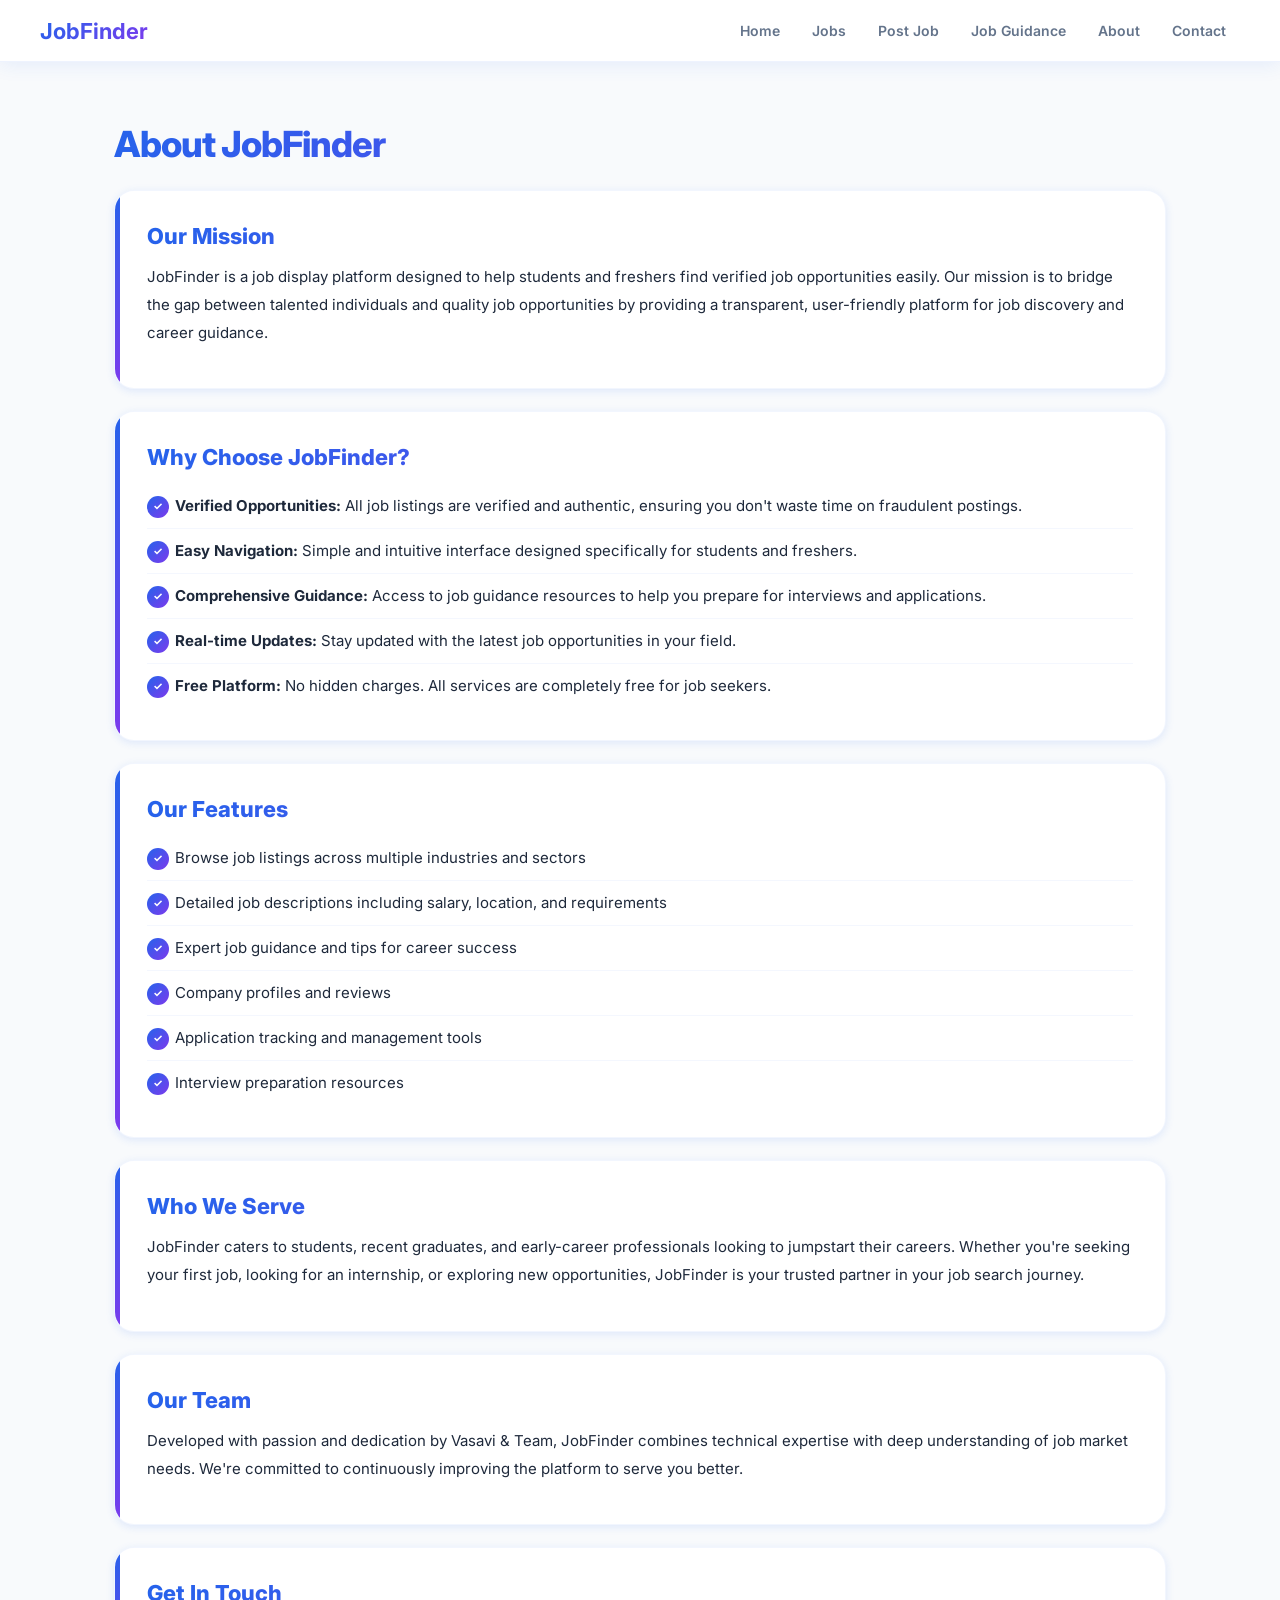
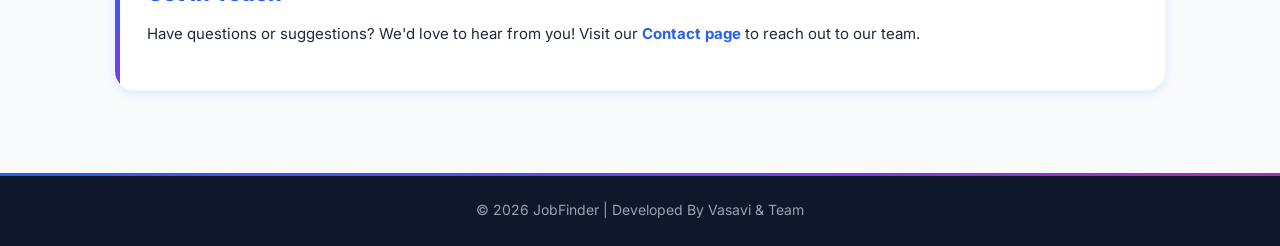
<file: about.html>
<!DOCTYPE html>
<html>
<head>
  <meta name="viewport" content="width=device-width, initial-scale=1.0">
  <title>About</title>
  <link rel="stylesheet" href="css/style.css">
</head>
<body>

<!-- NAVBAR -->
<header class="navbar">
  <h2>JobFinder</h2>                      
  <nav>
    <a href="index.html">Home</a>
    <a href="jobs.html">Jobs</a>
    <a href="admin.html">Post Job</a>
    <a href="guidance.html">Job Guidance</a>
    <a href="about.html">About</a>
    <a href="contact.html">Contact</a>
  </nav>
  
  <button class="hamburger" id="hamburgerBtn" aria-label="Toggle menu">&#9776;</button>
</header>

<div class="container">
  <h1 class="page-title">About JobFinder</h1>
  
  <section class="about-section">
    <h2>Our Mission</h2>
    <p>
      JobFinder is a job display platform designed to help students and freshers
      find verified job opportunities easily. Our mission is to bridge the gap between 
      talented individuals and quality job opportunities by providing a transparent, 
      user-friendly platform for job discovery and career guidance.
    </p>
  </section>

  <section class="about-section">
    <h2>Why Choose JobFinder?</h2>
    <ul>
      <li><strong>Verified Opportunities:</strong> All job listings are verified and authentic, ensuring you don't waste time on fraudulent postings.</li>
      <li><strong>Easy Navigation:</strong> Simple and intuitive interface designed specifically for students and freshers.</li>
      <li><strong>Comprehensive Guidance:</strong> Access to job guidance resources to help you prepare for interviews and applications.</li>
      <li><strong>Real-time Updates:</strong> Stay updated with the latest job opportunities in your field.</li>
      <li><strong>Free Platform:</strong> No hidden charges. All services are completely free for job seekers.</li>
    </ul>
  </section>

  <section class="about-section">
    <h2>Our Features</h2>
    <ul>
      <li>Browse job listings across multiple industries and sectors</li>
      <li>Detailed job descriptions including salary, location, and requirements</li>
      <li>Expert job guidance and tips for career success</li>
      <li>Company profiles and reviews</li>
      <li>Application tracking and management tools</li>
      <li>Interview preparation resources</li>
    </ul>
  </section>

  <section class="about-section">
    <h2>Who We Serve</h2>
    <p>
      JobFinder caters to students, recent graduates, and early-career professionals 
      looking to jumpstart their careers. Whether you're seeking your first job, looking 
      for an internship, or exploring new opportunities, JobFinder is your trusted partner 
      in your job search journey.
    </p>
  </section>

  <section class="about-section">
    <h2>Our Team</h2>
    <p>
      Developed with passion and dedication by Vasavi & Team, JobFinder combines technical 
      expertise with deep understanding of job market needs. We're committed to continuously 
      improving the platform to serve you better.
    </p>
  </section>

  <section class="about-section">
    <h2>Get In Touch</h2>
    <p>
      Have questions or suggestions? We'd love to hear from you! Visit our 
      <a href="contact.html">Contact page</a> to reach out to our team.
    </p>
  </section>
</div>

<div class="footer">© 2026 JobFinder | Developed By Vasavi & Team</div>

<script>
document.getElementById("hamburgerBtn").addEventListener("click", function() {
  var nav = this.closest(".navbar").querySelector("nav");
  nav.classList.toggle("nav-open");
  this.classList.toggle("active");
});
</script>
</body>
</html>
</file>
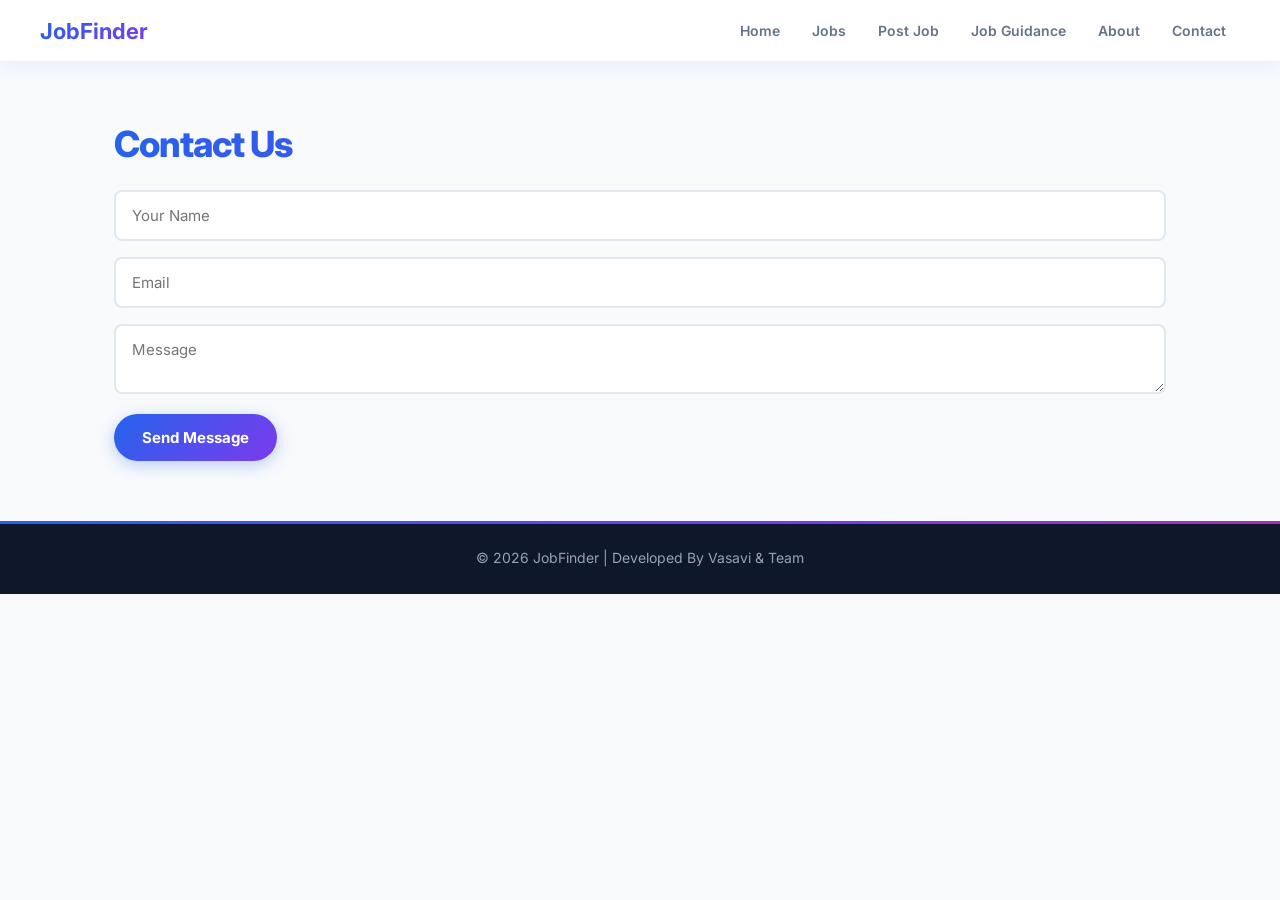
<file: contact.html>
<!DOCTYPE html>
<html>
<head>
  <meta name="viewport" content="width=device-width, initial-scale=1.0">
  <title>Contact</title>
  <link rel="stylesheet" href="css/style.css">
</head>
<body>

<!-- NAVBAR -->
<header class="navbar">
  <h2>JobFinder</h2>                      
  <nav>
    <a href="index.html">Home</a>
    <a href="jobs.html">Jobs</a>
    <a href="admin.html">Post Job</a>
    <a href="guidance.html">Job Guidance</a>
    <a href="about.html">About</a>
    <a href="contact.html">Contact</a>
  </nav>
  
  <button class="hamburger" id="hamburgerBtn" aria-label="Toggle menu">&#9776;</button>
</header>

<div class="container">
  <h1 class="page-title">Contact Us</h1>
  <form>
    <input placeholder="Your Name">
    <input placeholder="Email">
    <textarea placeholder="Message"></textarea>
    <button>Send Message</button>
  </form>
</div>

<div class="footer">© 2026 JobFinder | Developed By Vasavi & Team</div>

<script>
document.getElementById("hamburgerBtn").addEventListener("click", function() {
  var nav = this.closest(".navbar").querySelector("nav");
  nav.classList.toggle("nav-open");
  this.classList.toggle("active");
});
</script>
</body>
</html>
</file>
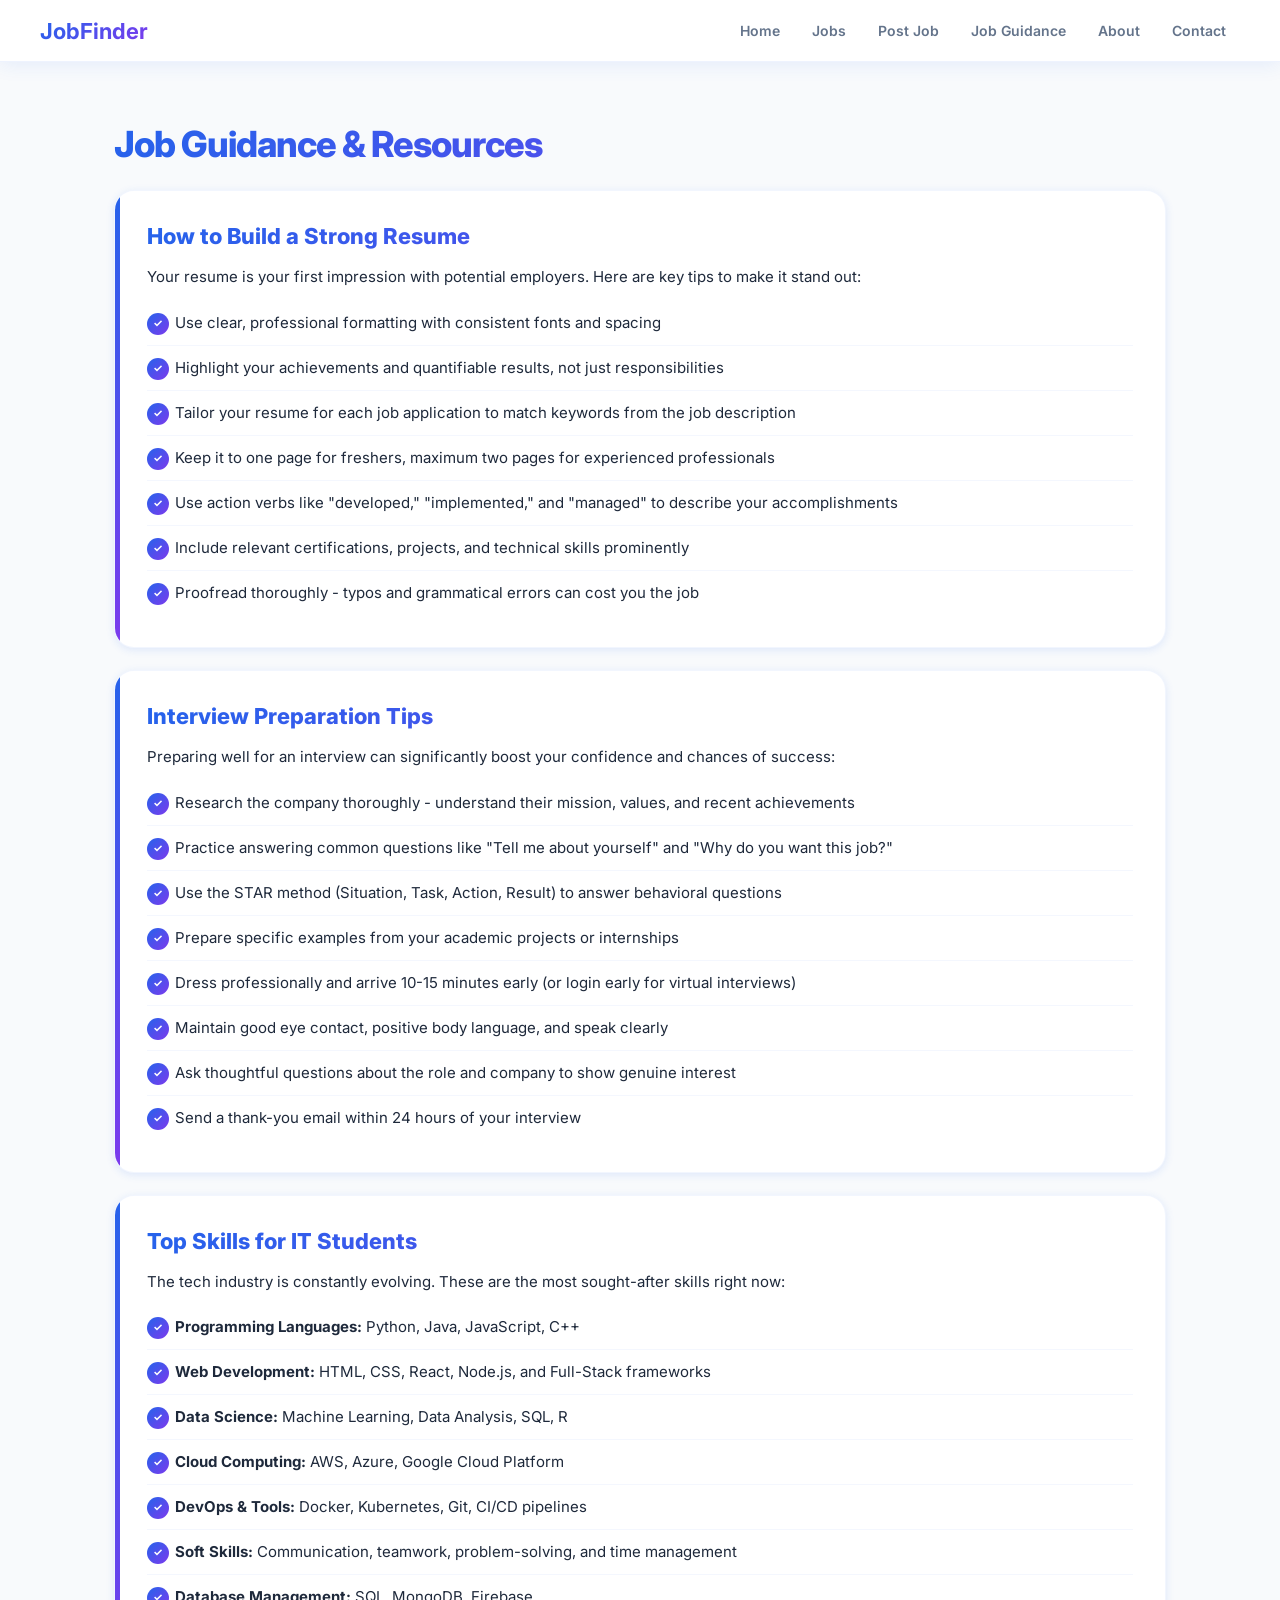
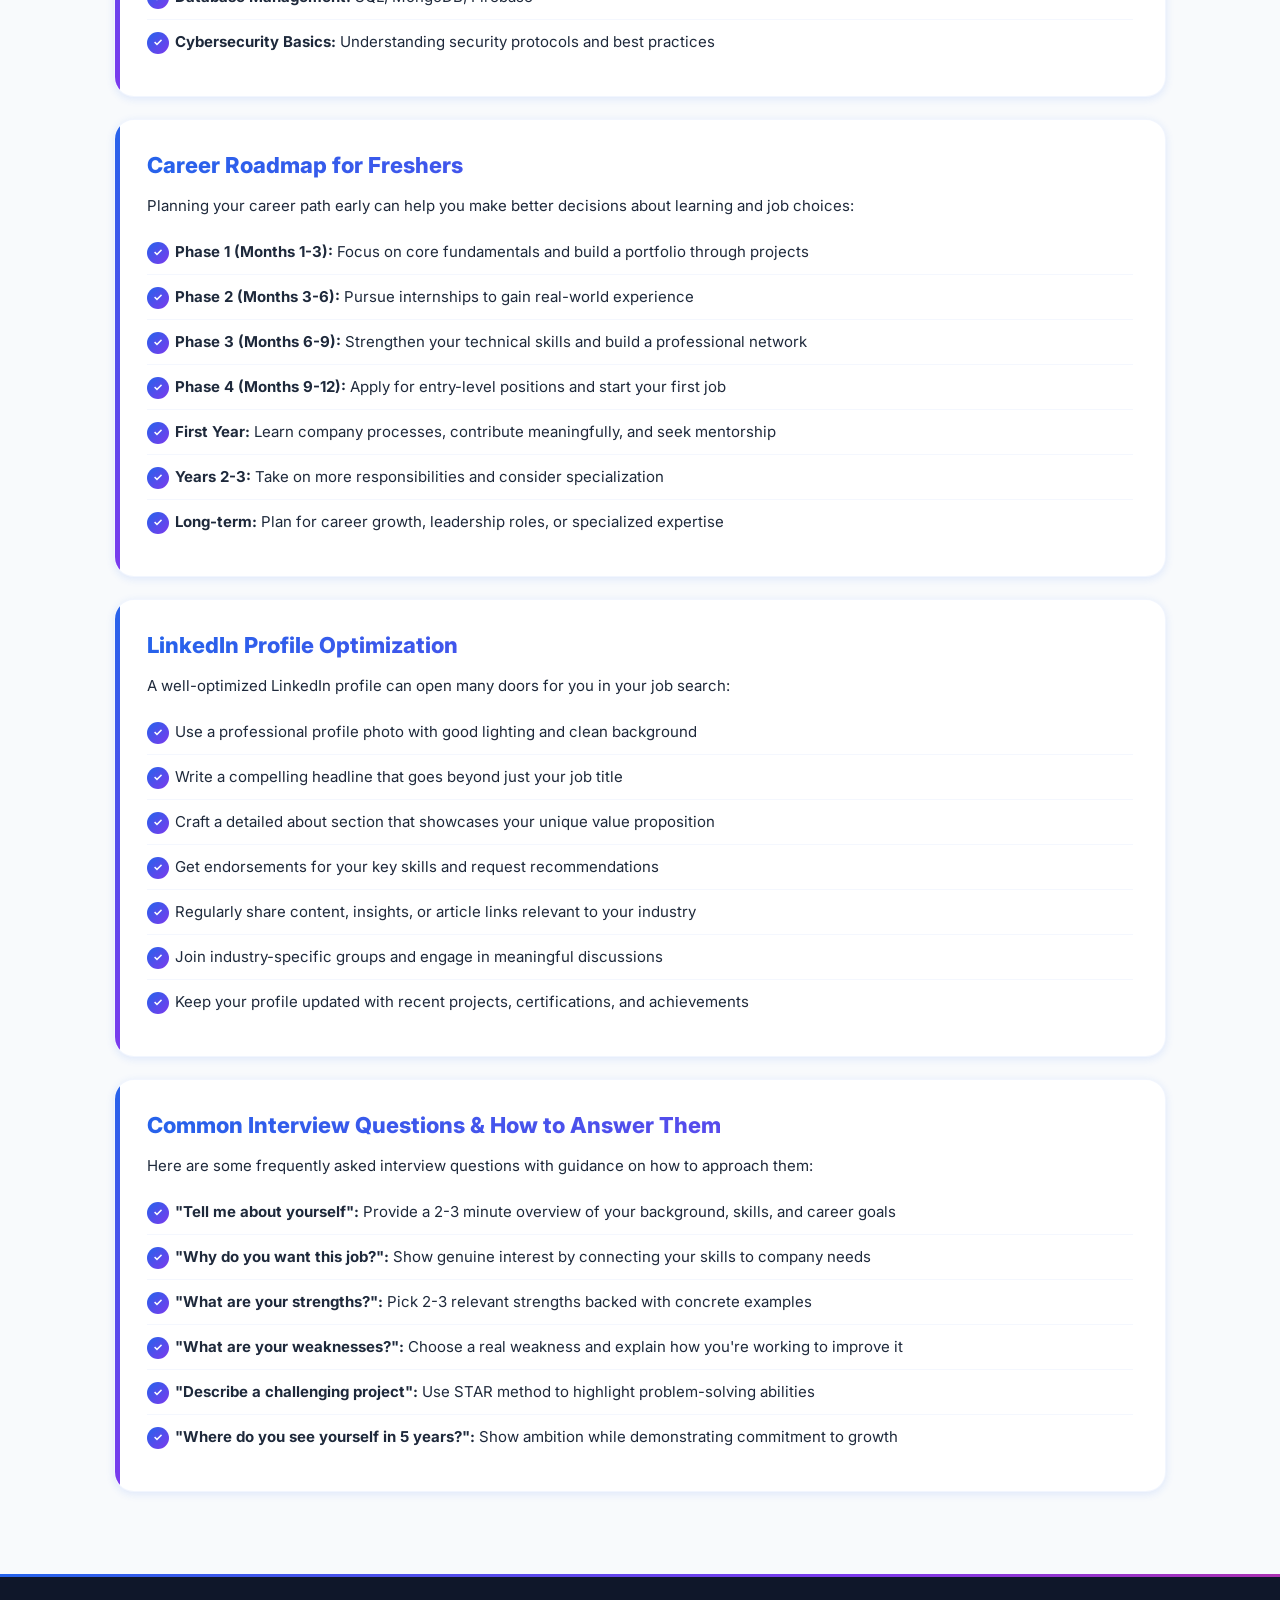
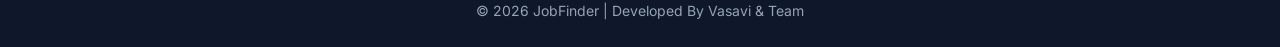
<file: guidance.html>
<!DOCTYPE html>
<html>
<head>
  <meta name="viewport" content="width=device-width, initial-scale=1.0">
  <title>Job Guidance</title>
  <link rel="stylesheet" href="css/style.css">
</head>
<body>

<!-- NAVBAR -->
<header class="navbar">
  <h2>JobFinder</h2>                      
  <nav>
    <a href="index.html">Home</a>
    <a href="jobs.html">Jobs</a>
    <a href="admin.html">Post Job</a>
    <a href="guidance.html">Job Guidance</a>
    <a href="about.html">About</a>
    <a href="contact.html">Contact</a>
  </nav>
  
  <button class="hamburger" id="hamburgerBtn" aria-label="Toggle menu">&#9776;</button>
</header>

<div class="container">
  <h1 class="page-title">Job Guidance & Resources</h1>
  
  <section class="about-section">
    <h2>How to Build a Strong Resume</h2>
    <p>
      Your resume is your first impression with potential employers. Here are key tips to make it stand out:
    </p>
    <ul>
      <li>Use clear, professional formatting with consistent fonts and spacing</li>
      <li>Highlight your achievements and quantifiable results, not just responsibilities</li>
      <li>Tailor your resume for each job application to match keywords from the job description</li>
      <li>Keep it to one page for freshers, maximum two pages for experienced professionals</li>
      <li>Use action verbs like "developed," "implemented," and "managed" to describe your accomplishments</li>
      <li>Include relevant certifications, projects, and technical skills prominently</li>
      <li>Proofread thoroughly - typos and grammatical errors can cost you the job</li>
    </ul>
  </section>

  <section class="about-section">
    <h2>Interview Preparation Tips</h2>
    <p>
      Preparing well for an interview can significantly boost your confidence and chances of success:
    </p>
    <ul>
      <li>Research the company thoroughly - understand their mission, values, and recent achievements</li>
      <li>Practice answering common questions like "Tell me about yourself" and "Why do you want this job?"</li>
      <li>Use the STAR method (Situation, Task, Action, Result) to answer behavioral questions</li>
      <li>Prepare specific examples from your academic projects or internships</li>
      <li>Dress professionally and arrive 10-15 minutes early (or login early for virtual interviews)</li>
      <li>Maintain good eye contact, positive body language, and speak clearly</li>
      <li>Ask thoughtful questions about the role and company to show genuine interest</li>
      <li>Send a thank-you email within 24 hours of your interview</li>
    </ul>
  </section>

  <section class="about-section">
    <h2>Top Skills for IT Students</h2>
    <p>
      The tech industry is constantly evolving. These are the most sought-after skills right now:
    </p>
    <ul>
      <li><strong>Programming Languages:</strong> Python, Java, JavaScript, C++</li>
      <li><strong>Web Development:</strong> HTML, CSS, React, Node.js, and Full-Stack frameworks</li>
      <li><strong>Data Science:</strong> Machine Learning, Data Analysis, SQL, R</li>
      <li><strong>Cloud Computing:</strong> AWS, Azure, Google Cloud Platform</li>
      <li><strong>DevOps & Tools:</strong> Docker, Kubernetes, Git, CI/CD pipelines</li>
      <li><strong>Soft Skills:</strong> Communication, teamwork, problem-solving, and time management</li>
      <li><strong>Database Management:</strong> SQL, MongoDB, Firebase</li>
      <li><strong>Cybersecurity Basics:</strong> Understanding security protocols and best practices</li>
    </ul>
  </section>

  <section class="about-section">
    <h2>Career Roadmap for Freshers</h2>
    <p>
      Planning your career path early can help you make better decisions about learning and job choices:
    </p>
    <ul>
      <li><strong>Phase 1 (Months 1-3):</strong> Focus on core fundamentals and build a portfolio through projects</li>
      <li><strong>Phase 2 (Months 3-6):</strong> Pursue internships to gain real-world experience</li>
      <li><strong>Phase 3 (Months 6-9):</strong> Strengthen your technical skills and build a professional network</li>
      <li><strong>Phase 4 (Months 9-12):</strong> Apply for entry-level positions and start your first job</li>
      <li><strong>First Year:</strong> Learn company processes, contribute meaningfully, and seek mentorship</li>
      <li><strong>Years 2-3:</strong> Take on more responsibilities and consider specialization</li>
      <li><strong>Long-term:</strong> Plan for career growth, leadership roles, or specialized expertise</li>
    </ul>
  </section>

  <section class="about-section">
    <h2>LinkedIn Profile Optimization</h2>
    <p>
      A well-optimized LinkedIn profile can open many doors for you in your job search:
    </p>
    <ul>
      <li>Use a professional profile photo with good lighting and clean background</li>
      <li>Write a compelling headline that goes beyond just your job title</li>
      <li>Craft a detailed about section that showcases your unique value proposition</li>
      <li>Get endorsements for your key skills and request recommendations</li>
      <li>Regularly share content, insights, or article links relevant to your industry</li>
      <li>Join industry-specific groups and engage in meaningful discussions</li>
      <li>Keep your profile updated with recent projects, certifications, and achievements</li>
    </ul>
  </section>

  <section class="about-section">
    <h2>Common Interview Questions & How to Answer Them</h2>
    <p>
      Here are some frequently asked interview questions with guidance on how to approach them:
    </p>
    <ul>
      <li><strong>"Tell me about yourself":</strong> Provide a 2-3 minute overview of your background, skills, and career goals</li>
      <li><strong>"Why do you want this job?":</strong> Show genuine interest by connecting your skills to company needs</li>
      <li><strong>"What are your strengths?":</strong> Pick 2-3 relevant strengths backed with concrete examples</li>
      <li><strong>"What are your weaknesses?":</strong> Choose a real weakness and explain how you're working to improve it</li>
      <li><strong>"Describe a challenging project":</strong> Use STAR method to highlight problem-solving abilities</li>
      <li><strong>"Where do you see yourself in 5 years?":</strong> Show ambition while demonstrating commitment to growth</li>
    </ul>
  </section>

</div>

<div class="footer">© 2026 JobFinder | Developed By Vasavi & Team</div>

<script>
document.getElementById("hamburgerBtn").addEventListener("click", function() {
  var nav = this.closest(".navbar").querySelector("nav");
  nav.classList.toggle("nav-open");
  this.classList.toggle("active");
});
</script>
</body>
</html>
</file>
<file: css/style.css>
@import url('https://fonts.googleapis.com/css2?family=Inter:wght@400;500;600;700;800&display=swap');

:root {
  --primary: #2563eb;
  --primary-light: #3b82f6;
  --primary-dark: #1e40af;
  --accent-purple: #7c3aed;
  --accent-teal: #0891b2;
  --accent-orange: #ea580c;
  --accent-pink: #db2777;
  --accent-green: #059669;
  --dark: #0f172a;
  --dark-2: #1e293b;
  --light: #f8fafc;
  --gray: #64748b;
  --gradient-hero: linear-gradient(135deg, #1e40af 0%, #2563eb 40%, #7c3aed 100%);
  --gradient-card: linear-gradient(135deg, #2563eb, #7c3aed);
  --shadow-sm: 0 2px 8px rgba(37,99,235,0.12);
  --shadow-md: 0 8px 24px rgba(37,99,235,0.18);
  --shadow-lg: 0 16px 48px rgba(37,99,235,0.22);
  --radius-sm: 8px;
  --radius-md: 14px;
  --radius-lg: 20px;
  --radius-xl: 28px;
  --ease-bounce: cubic-bezier(0.34, 1.56, 0.64, 1);
  --ease-smooth: cubic-bezier(0.4, 0, 0.2, 1);
}

* { margin: 0; padding: 0; box-sizing: border-box; }
html { scroll-behavior: smooth; }
body { font-family: 'Inter', sans-serif; background: var(--light); color: var(--dark); overflow-x: hidden; }

@keyframes fadeInUp   { from { opacity:0; transform:translateY(30px) } to { opacity:1; transform:translateY(0) } }
@keyframes fadeInDown { from { opacity:0; transform:translateY(-20px) } to { opacity:1; transform:translateY(0) } }
@keyframes scaleIn    { from { opacity:0; transform:scale(0.85) } to { opacity:1; transform:scale(1) } }
@keyframes float      { 0%,100%{transform:translateY(0) rotate(0)} 33%{transform:translateY(-18px) rotate(3deg)} 66%{transform:translateY(-10px) rotate(-2deg)} }
@keyframes floatAlt   { 0%,100%{transform:translateY(0)} 50%{transform:translateY(-24px)} }
@keyframes pulse-glow { 0%,100%{box-shadow:0 0 20px rgba(37,99,235,0.3)} 50%{box-shadow:0 0 40px rgba(37,99,235,0.65),0 0 70px rgba(124,58,237,0.3)} }
@keyframes shimmer    { 0%{background-position:-200% center} 100%{background-position:200% center} }
@keyframes morph      { 0%,100%{border-radius:60% 40% 30% 70%/60% 30% 70% 40%} 33%{border-radius:30% 60% 70% 40%/50% 60% 30% 60%} 66%{border-radius:50% 30% 60% 70%/40% 70% 50% 30%} }
@keyframes gradientShift { 0%{background-position:0% 50%} 50%{background-position:100% 50%} 100%{background-position:0% 50%} }
@keyframes badge-pop  { 0%{transform:scale(0.5) rotate(-10deg);opacity:0} 70%{transform:scale(1.1) rotate(3deg);opacity:1} 100%{transform:scale(1) rotate(0)} }
@keyframes slide-in-nav { from{opacity:0;transform:translateY(-8px)} to{opacity:1;transform:translateY(0)} }
@keyframes barSlide   { from{transform:scaleX(0)} to{transform:scaleX(1)} }

.reveal { opacity:0; transform:translateY(28px); transition:opacity 0.65s var(--ease-smooth),transform 0.65s var(--ease-smooth); }
.reveal.visible { opacity:1; transform:translateY(0); }

/* NAVBAR */
.navbar {
  background: rgba(255,255,255,0.92);
  backdrop-filter: blur(16px);
  -webkit-backdrop-filter: blur(16px);
  padding: 14px 40px;
  display: flex;
  justify-content: space-between;
  align-items: center;
  box-shadow: 0 2px 20px rgba(37,99,235,0.1);
  position: sticky; top: 0; z-index: 1000;
  animation: fadeInDown 0.5s var(--ease-smooth) both;
  border-bottom: 1px solid rgba(37,99,235,0.08);
  flex-wrap: wrap;
}
.navbar h2 {
  font-family: 'Inter', sans-serif; font-size: 22px;
  background: var(--gradient-card); -webkit-background-clip:text; -webkit-text-fill-color:transparent; background-clip:text;
}
.navbar nav { display:flex; align-items:center; gap:4px; }
.navbar a {
  text-decoration:none; color:var(--gray); font-weight:600; font-size:14px;
  padding:8px 14px; border-radius:var(--radius-sm);
  transition:all 0.25s var(--ease-smooth); position:relative;
  animation: slide-in-nav 0.4s var(--ease-smooth) both;
}
.navbar nav a:nth-child(1){animation-delay:.05s} .navbar nav a:nth-child(2){animation-delay:.1s}
.navbar nav a:nth-child(3){animation-delay:.15s} .navbar nav a:nth-child(4){animation-delay:.2s}
.navbar nav a:nth-child(5){animation-delay:.25s} .navbar nav a:nth-child(6){animation-delay:.3s}
.navbar a::after {
  content:''; position:absolute; bottom:4px; left:50%; transform:translateX(-50%) scaleX(0);
  width:60%; height:2px; background:var(--gradient-card); border-radius:2px;
  transition:transform 0.25s var(--ease-bounce);
}
.navbar a:hover { color:var(--primary); background:rgba(37,99,235,0.06); }
.navbar a:hover::after { transform:translateX(-50%) scaleX(1); }

.hamburger {
  display:none; background:none; border:2px solid rgba(37,99,235,0.2);
  font-size:22px; cursor:pointer; color:var(--primary);
  padding:6px 12px; border-radius:var(--radius-sm); line-height:1;
  transition:all 0.2s var(--ease-bounce);
}
.hamburger:hover { background:rgba(37,99,235,0.08); border-color:var(--primary); transform:scale(1.08); }
.hamburger.active { background:var(--primary); color:white; border-color:var(--primary); }

/* CONTAINER */
.container { max-width:1100px; margin:auto; padding:60px 24px; }

/* HERO */
.hero {
  text-align:center; padding:100px 24px 110px;
  background:var(--gradient-hero); background-size:300% 300%;
  animation: gradientShift 8s ease infinite;
  color:white; position:relative; overflow:hidden;
}
.hero::before {
  content:''; position:absolute; top:-80px; left:-80px; width:320px; height:320px;
  background:rgba(255,255,255,0.07); border-radius:50%;
  animation: float 7s ease-in-out infinite;
}
.hero::after {
  content:''; position:absolute; bottom:-60px; right:-60px; width:260px; height:260px;
  background:rgba(255,255,255,0.06); border-radius:40% 60% 50% 70%;
  animation: morph 9s ease-in-out infinite, float 6s ease-in-out infinite reverse;
}
.hero-blob-1 {
  position:absolute; top:20%; right:8%; width:180px; height:180px;
  background:rgba(124,58,237,0.25); border-radius:60% 40% 70% 30%;
  animation:morph 7s ease-in-out infinite 1s, floatAlt 5s ease-in-out infinite;
  pointer-events:none;
}
.hero-blob-2 {
  position:absolute; bottom:15%; left:6%; width:130px; height:130px;
  background:rgba(8,145,178,0.25); border-radius:40% 60% 30% 70%;
  animation:morph 6s ease-in-out infinite 2s, float 8s ease-in-out infinite reverse;
  pointer-events:none;
}
.hero h1 {
  font-family:'Inter',sans-serif; font-size:52px; font-weight:800;
  line-height:1.1; letter-spacing:-1.5px; margin-bottom:16px;
  animation: fadeInUp 0.7s var(--ease-smooth) 0.1s both;
  text-shadow:0 4px 30px rgba(0,0,0,0.2);
}
.hero h1 span {
  background:linear-gradient(90deg,#fbbf24,#f472b6,#a78bfa);
  background-size:200% auto; -webkit-background-clip:text;
  -webkit-text-fill-color:transparent; background-clip:text;
  animation:shimmer 3s linear infinite;
}
.hero p { font-size:18px; opacity:.92; max-width:520px; margin:0 auto; line-height:1.7; animation:fadeInUp 0.7s var(--ease-smooth) 0.25s both; }
.hero-btns { margin-top:36px; display:flex; gap:14px; justify-content:center; flex-wrap:wrap; animation:fadeInUp 0.7s var(--ease-smooth) 0.4s both; }

.btn-primary {
  background:white; color:var(--primary-dark); padding:14px 28px; border-radius:50px;
  text-decoration:none; font-weight:700; font-size:15px;
  transition:all 0.3s var(--ease-bounce); box-shadow:0 4px 20px rgba(0,0,0,0.15);
}
.btn-primary:hover { transform:translateY(-3px) scale(1.04); box-shadow:0 8px 30px rgba(0,0,0,0.25); }
.btn-outline {
  border:2px solid rgba(255,255,255,0.7); color:white; padding:14px 28px; border-radius:50px;
  text-decoration:none; font-weight:700; font-size:15px;
  backdrop-filter:blur(10px); background:rgba(255,255,255,0.1);
  transition:all 0.3s var(--ease-bounce); margin-left:0;
}
.btn-outline:hover { background:rgba(255,255,255,0.22); border-color:white; transform:translateY(-3px) scale(1.04); }

/* STATS */
.stats {
  display:flex; justify-content:space-around; background:white;
  padding:36px 30px; text-align:center; box-shadow:0 4px 30px rgba(37,99,235,0.1); position:relative; z-index:1;
}
.stats::before {
  content:''; position:absolute; top:0; left:0; right:0; height:4px;
  background:linear-gradient(90deg,#2563eb,#7c3aed,#db2777,#ea580c,#059669,#0891b2);
  background-size:300% auto; animation:shimmer 4s linear infinite;
}
.stats > div { animation:scaleIn 0.5s var(--ease-bounce) both; padding:0 20px; position:relative; }
.stats > div:not(:last-child)::after {
  content:''; position:absolute; right:0; top:10%; height:80%; width:1px;
  background:linear-gradient(to bottom,transparent,rgba(37,99,235,0.2),transparent);
}
.stats > div:nth-child(1){animation-delay:.1s} .stats > div:nth-child(2){animation-delay:.2s} .stats > div:nth-child(3){animation-delay:.3s}
.stats h2 {
  font-family:'Inter',sans-serif; font-size:36px; font-weight:800;
  background:var(--gradient-card); -webkit-background-clip:text; -webkit-text-fill-color:transparent; background-clip:text; letter-spacing:-1px;
}
.stats p { color:var(--gray); font-size:13px; font-weight:600; text-transform:uppercase; letter-spacing:1px; margin-top:4px; }

/* SECTION TITLES */
.section-title {
  font-family:'Inter',sans-serif; font-size:32px; font-weight:800; letter-spacing:-.8px;
  color:var(--dark); margin-bottom:8px; position:relative; display:inline-block;
}
.section-title::after {
  content:''; display:block; width:50px; height:4px;
  background:var(--gradient-card); border-radius:4px; margin-top:8px;
  transition:width 0.4s var(--ease-bounce);
}
.section-title:hover::after { width:100%; }
.page-title {
  font-family:'Inter',sans-serif; font-size:36px; font-weight:800; letter-spacing:-1px;
  background:var(--gradient-card); -webkit-background-clip:text; -webkit-text-fill-color:transparent; background-clip:text; margin-bottom:24px;
}

/* CATEGORIES */
.categories { display:grid; grid-template-columns:repeat(auto-fit,minmax(170px,1fr)); gap:14px; margin-top:24px; }
.category {
  background:white; padding:18px 14px; text-align:center; border-radius:var(--radius-md);
  font-weight:700; font-size:14px; cursor:pointer;
  transition:all 0.3s var(--ease-bounce); border:2px solid transparent;
  position:relative; overflow:hidden; color:var(--dark-2); box-shadow:var(--shadow-sm);
}
.category::before { content:''; position:absolute; inset:0; opacity:0; transition:opacity 0.3s ease; border-radius:inherit; }
.category:nth-child(1)::before{background:linear-gradient(135deg,#dbeafe,#ede9fe)} .category:nth-child(2)::before{background:linear-gradient(135deg,#fce7f3,#fef3c7)}
.category:nth-child(3)::before{background:linear-gradient(135deg,#d1fae5,#cffafe)} .category:nth-child(4)::before{background:linear-gradient(135deg,#fef3c7,#fee2e2)}
.category:nth-child(5)::before{background:linear-gradient(135deg,#ede9fe,#fce7f3)} .category:nth-child(6)::before{background:linear-gradient(135deg,#cffafe,#dbeafe)}
.category:nth-child(7)::before{background:linear-gradient(135deg,#d1fae5,#dbeafe)} .category:nth-child(8)::before{background:linear-gradient(135deg,#fce7f3,#ede9fe)}
.category:nth-child(9)::before{background:linear-gradient(135deg,#fef3c7,#d1fae5)} .category:nth-child(10)::before{background:linear-gradient(135deg,#fee2e2,#fce7f3)}
.category:hover { transform:translateY(-6px) scale(1.03); box-shadow:0 10px 28px rgba(37,99,235,0.15); }
.category:hover::before { opacity:1; }

/* JOB CARDS */
.jobs { display:grid; grid-template-columns:repeat(auto-fit,minmax(280px,1fr)); gap:22px; }
.job-card {
  background:white; padding:24px; border-radius:var(--radius-lg);
  box-shadow:0 4px 16px rgba(37,99,235,0.08);
  transition:all 0.35s var(--ease-bounce); border:1px solid rgba(37,99,235,0.08);
  position:relative; overflow:hidden; animation:fadeInUp 0.5s var(--ease-smooth) both;
}
.job-card::before {
  content:''; position:absolute; top:0; left:0; right:0; height:4px;
  background:var(--gradient-card); transform:scaleX(0); transform-origin:left;
  transition:transform 0.4s var(--ease-bounce);
}
.job-card:hover { transform:translateY(-8px); box-shadow:var(--shadow-lg); border-color:rgba(37,99,235,0.2); }
.job-card:hover::before { transform:scaleX(1); }
.job-card h3 { color:var(--dark); margin-bottom:10px; font-size:18px; font-weight:700; transition:color 0.2s; }
.job-card:hover h3 { color:var(--primary); }
.job-card p { color:var(--gray); font-size:14px; margin-bottom:6px; line-height:1.6; }
.job-card a {
  display:inline-flex; align-items:center; gap:6px; margin-top:14px;
  color:white; background:var(--gradient-card); padding:10px 18px; border-radius:50px;
  text-decoration:none; font-size:13px; font-weight:700;
  transition:all 0.3s var(--ease-bounce); box-shadow:0 4px 14px rgba(37,99,235,0.3);
}
.job-card a:hover { transform:translateY(-2px) scale(1.04); box-shadow:0 8px 20px rgba(37,99,235,0.4); }

/* WHY */
.why {
  background:linear-gradient(135deg,#eef2ff 0%,#f5f3ff 50%,#ecfeff 100%);
  padding:80px 24px; text-align:center; position:relative; overflow:hidden;
}
.why h2 {
  font-family:'Inter',sans-serif; font-size:32px; font-weight:800; letter-spacing:-.8px; margin-bottom:8px;
  background:var(--gradient-card); -webkit-background-clip:text; -webkit-text-fill-color:transparent; background-clip:text;
}
.why-grid { display:grid; grid-template-columns:repeat(auto-fit,minmax(240px,1fr)); gap:24px; margin-top:40px; }
.why-grid > div {
  background:white; padding:32px 24px; border-radius:var(--radius-lg);
  box-shadow:var(--shadow-sm); transition:all 0.35s var(--ease-bounce); border:1px solid rgba(37,99,235,0.06);
}
.why-grid > div:hover { transform:translateY(-8px); box-shadow:var(--shadow-md); }
.why-grid > div h3 { font-size:18px; font-weight:700; margin-bottom:10px; color:var(--dark); }
.why-grid > div p { color:var(--gray); font-size:14px; line-height:1.7; }

/* GUIDANCE */
.guidance-grid { display:grid; grid-template-columns:repeat(auto-fit,minmax(240px,1fr)); gap:22px; margin-bottom:32px; }
.guidance-card {
  background:white; padding:32px 24px; border-radius:var(--radius-lg);
  box-shadow:var(--shadow-sm); text-align:center;
  transition:all 0.35s var(--ease-bounce); border:2px solid transparent; position:relative; overflow:hidden;
}
.guidance-card::before { content:''; position:absolute; top:0; left:0; right:0; height:5px; }
.guidance-card:nth-child(1)::before{background:linear-gradient(90deg,#2563eb,#7c3aed)} .guidance-card:nth-child(2)::before{background:linear-gradient(90deg,#db2777,#ea580c)}
.guidance-card:nth-child(3)::before{background:linear-gradient(90deg,#0891b2,#059669)} .guidance-card:nth-child(4)::before{background:linear-gradient(90deg,#7c3aed,#db2777)}
.guidance-card:hover { transform:translateY(-10px); box-shadow:var(--shadow-lg); }
.guidance-icon { font-size:52px; margin-bottom:16px; display:inline-block; animation:float 4s ease-in-out infinite; filter:drop-shadow(0 4px 8px rgba(0,0,0,0.1)); }
.guidance-card:nth-child(2) .guidance-icon{animation-delay:.5s} .guidance-card:nth-child(3) .guidance-icon{animation-delay:1s} .guidance-card:nth-child(4) .guidance-icon{animation-delay:1.5s}
.guidance-card h3 { font-size:18px; font-weight:700; color:var(--dark); margin-bottom:10px; }
.guidance-card p { color:var(--gray); line-height:1.7; font-size:14px; }

.view-more-btn {
  display:inline-flex; align-items:center; gap:8px;
  background:var(--gradient-card); color:white; padding:14px 32px; border-radius:50px;
  text-decoration:none; font-weight:700; font-size:15px;
  transition:all 0.3s var(--ease-bounce); box-shadow:0 6px 20px rgba(37,99,235,0.35);
  animation:pulse-glow 3s ease-in-out infinite;
}
.view-more-btn:hover { transform:translateY(-3px) scale(1.05); box-shadow:0 12px 32px rgba(37,99,235,0.45); }

/* HOW IT WORKS */
.how-it-works {
  background:linear-gradient(135deg,#f0f4ff 0%,#faf5ff 50%,#f0fdfa 100%);
  padding:80px 24px; position:relative; overflow:hidden;
}
.steps-grid { display:grid; grid-template-columns:repeat(auto-fit,minmax(230px,1fr)); gap:24px; margin-top:44px; }
.step {
  background:white; padding:32px 24px; border-radius:var(--radius-lg);
  text-align:center; box-shadow:var(--shadow-sm);
  transition:all 0.35s var(--ease-bounce); border:1px solid rgba(37,99,235,0.06); position:relative; overflow:hidden;
}
.step:hover { transform:translateY(-8px); box-shadow:var(--shadow-md); }
.step-number {
  display:inline-flex; align-items:center; justify-content:center;
  width:56px; height:56px; border-radius:50%; font-size:22px; font-weight:800; margin-bottom:16px;
  font-family:'Inter',sans-serif;
}
.step:nth-child(1) .step-number{background:linear-gradient(135deg,#2563eb,#7c3aed);color:white;box-shadow:0 4px 16px rgba(37,99,235,0.35)}
.step:nth-child(2) .step-number{background:linear-gradient(135deg,#db2777,#ea580c);color:white;box-shadow:0 4px 16px rgba(219,39,119,0.35)}
.step:nth-child(3) .step-number{background:linear-gradient(135deg,#0891b2,#059669);color:white;box-shadow:0 4px 16px rgba(8,145,178,0.35)}
.step:nth-child(4) .step-number{background:linear-gradient(135deg,#7c3aed,#db2777);color:white;box-shadow:0 4px 16px rgba(124,58,237,0.35)}
.step h3 { color:var(--dark); margin-bottom:10px; font-size:17px; font-weight:700; }
.step p  { color:var(--gray); line-height:1.7; font-size:14px; }

/* TESTIMONIALS */
.testimonials-grid { display:grid; grid-template-columns:repeat(auto-fit,minmax(270px,1fr)); gap:22px; margin-top:40px; }
.testimonial-card {
  background:white; padding:28px; border-radius:var(--radius-lg);
  box-shadow:var(--shadow-sm); transition:all 0.35s var(--ease-bounce);
  position:relative; overflow:hidden; border:1px solid rgba(37,99,235,0.06);
}
.testimonial-card::before { content:'"'; position:absolute; top:-10px; right:20px; font-size:120px; font-family:'Inter',sans-serif; font-weight:800; line-height:1; opacity:.05; color:var(--primary); pointer-events:none; transition:opacity 0.3s; }
.testimonial-card:nth-child(1)::after{content:'';position:absolute;top:0;left:0;right:0;height:4px;background:linear-gradient(90deg,#2563eb,#7c3aed)}
.testimonial-card:nth-child(2)::after{content:'';position:absolute;top:0;left:0;right:0;height:4px;background:linear-gradient(90deg,#db2777,#ea580c)}
.testimonial-card:nth-child(3)::after{content:'';position:absolute;top:0;left:0;right:0;height:4px;background:linear-gradient(90deg,#0891b2,#059669)}
.testimonial-card:hover { transform:translateY(-8px); box-shadow:var(--shadow-md); }
.testimonial-card:hover::before { opacity:.08; }
.stars { font-size:18px; margin-bottom:14px; letter-spacing:2px; }
.testimonial-text { color:var(--dark-2); font-size:15px; line-height:1.8; margin-bottom:16px; font-style:italic; }
.testimonial-author { font-weight:700; font-size:13px; background:var(--gradient-card); -webkit-background-clip:text; -webkit-text-fill-color:transparent; background-clip:text; }

/* FEATURES */
.features-highlight { background:linear-gradient(135deg,#fafbff,#f8fafc); padding:80px 24px; }
.features-list { display:grid; grid-template-columns:repeat(auto-fit,minmax(300px,1fr)); gap:18px; margin-top:40px; }
.feature-item {
  display:flex; gap:16px; align-items:flex-start; padding:20px;
  background:white; border-radius:var(--radius-md); box-shadow:var(--shadow-sm);
  transition:all 0.3s var(--ease-bounce); border:1px solid rgba(37,99,235,0.06);
}
.feature-item:hover { transform:translateX(6px); box-shadow:var(--shadow-md); border-color:rgba(37,99,235,0.15); }
.feature-number { display:flex; align-items:center; justify-content:center; min-width:44px; height:44px; border-radius:50%; font-size:18px; font-weight:700; flex-shrink:0; }
.feature-item:nth-child(1) .feature-number{background:linear-gradient(135deg,#dbeafe,#ede9fe);color:var(--primary)}
.feature-item:nth-child(2) .feature-number{background:linear-gradient(135deg,#fce7f3,#fef3c7);color:var(--accent-pink)}
.feature-item:nth-child(3) .feature-number{background:linear-gradient(135deg,#d1fae5,#cffafe);color:var(--accent-green)}
.feature-item:nth-child(4) .feature-number{background:linear-gradient(135deg,#fef3c7,#fee2e2);color:var(--accent-orange)}
.feature-item:nth-child(5) .feature-number{background:linear-gradient(135deg,#ede9fe,#fce7f3);color:var(--accent-purple)}
.feature-item:nth-child(6) .feature-number{background:linear-gradient(135deg,#cffafe,#dbeafe);color:var(--accent-teal)}
.feature-item h4 { color:var(--dark); margin-bottom:5px; font-size:15px; font-weight:700; }
.feature-item p  { color:var(--gray); font-size:13px; line-height:1.6; margin:0; }

/* CTA */
.cta {
  background:var(--gradient-hero); background-size:300% 300%;
  animation:gradientShift 8s ease infinite; color:white; text-align:center;
  padding:90px 24px; position:relative; overflow:hidden;
}
.cta::before { content:''; position:absolute; top:-60px; right:-60px; width:280px; height:280px; background:rgba(255,255,255,0.07); border-radius:50%; animation:float 8s ease-in-out infinite; }
.cta::after  { content:''; position:absolute; bottom:-60px; left:-40px; width:220px; height:220px; background:rgba(255,255,255,0.05); border-radius:60% 40% 50% 70%; animation:morph 7s ease-in-out infinite; }
.cta-content { position:relative; z-index:1; }
.cta h2 { font-family:'Inter',sans-serif; font-size:40px; font-weight:800; letter-spacing:-1px; margin-bottom:14px; }
.cta p  { font-size:18px; opacity:.92; margin-bottom:36px; max-width:500px; margin-left:auto; margin-right:auto; }
.cta-buttons { display:flex; gap:16px; justify-content:center; flex-wrap:wrap; }
.cta .btn-primary { margin-left:0; } .cta .btn-outline { margin-left:0; }

/* EMPLOYERS */
.employers-section { background:linear-gradient(135deg,#f1f5f9,#eef2ff); padding:70px 24px; text-align:center; position:relative; overflow:hidden; }
.employers-desc { font-size:17px; color:var(--gray); margin:16px auto 32px; max-width:500px; line-height:1.7; }
.admin-btn {
  display:inline-flex; align-items:center; gap:8px;
  background:var(--gradient-card); color:white; padding:16px 36px; border-radius:50px;
  text-decoration:none; font-weight:700; font-size:16px;
  transition:all 0.3s var(--ease-bounce); box-shadow:0 6px 22px rgba(37,99,235,0.35);
  animation:pulse-glow 3s ease-in-out infinite;
}
.admin-btn:hover { transform:translateY(-4px) scale(1.05); box-shadow:0 14px 36px rgba(37,99,235,0.45); }

/* FORMS */
form input, form textarea {
  width:100%; padding:14px 16px; margin-bottom:16px; border-radius:var(--radius-sm);
  border:2px solid #e2e8f0; font-size:15px; font-family:inherit;
  transition:all 0.25s ease; background:white;
}
form input:focus, form textarea:focus { outline:none; border-color:var(--primary); box-shadow:0 0 0 4px rgba(37,99,235,0.1); transform:translateY(-1px); }
form button {
  background:var(--gradient-card); color:white; padding:14px 28px; border:none;
  border-radius:50px; cursor:pointer; font-size:15px; font-weight:700; font-family:inherit;
  transition:all 0.3s var(--ease-bounce); box-shadow:0 4px 16px rgba(37,99,235,0.3);
}
form button:hover { transform:translateY(-3px) scale(1.03); box-shadow:0 8px 24px rgba(37,99,235,0.4); }

/* ADMIN */
.admin-section {
  background:white; border-radius:var(--radius-xl); padding:44px;
  box-shadow:0 4px 30px rgba(37,99,235,0.1); margin-bottom:40px;
  border:1px solid rgba(37,99,235,0.08); position:relative; overflow:hidden;
}
.admin-section::before {
  content:''; position:absolute; top:0; left:0; right:0; height:5px;
  background:linear-gradient(90deg,#2563eb,#7c3aed,#db2777,#ea580c);
  background-size:300% auto; animation:shimmer 4s linear infinite;
}
.admin-title { font-family:'Inter',sans-serif; font-size:32px; font-weight:800; letter-spacing:-.8px; background:var(--gradient-card); -webkit-background-clip:text; -webkit-text-fill-color:transparent; background-clip:text; margin-bottom:8px; }
.admin-subtitle { font-size:15px; color:var(--gray); margin-bottom:32px; }
.form-group { margin-bottom:24px; }
.form-group label { display:block; font-weight:700; color:var(--dark); margin-bottom:8px; font-size:14px; }
.required { color:#ef4444; }
.form-group input, .form-group select, .form-group textarea { width:100%; padding:13px 16px; border:2px solid #e2e8f0; border-radius:var(--radius-sm); font-size:15px; font-family:inherit; transition:all 0.25s ease; background:#fafbff; }
.form-group input:focus, .form-group select:focus, .form-group textarea:focus { outline:none; border-color:var(--primary); box-shadow:0 0 0 4px rgba(37,99,235,0.1); background:white; transform:translateY(-1px); }
.form-group textarea { resize:vertical; min-height:120px; }
.form-row { display:grid; grid-template-columns:1fr 1fr; gap:20px; }
.form-actions { display:flex; gap:14px; margin-top:32px; }
.btn-submit { flex:1; background:var(--gradient-card); color:white; padding:15px 28px; border:none; border-radius:50px; font-size:16px; font-weight:700; font-family:inherit; cursor:pointer; transition:all 0.3s var(--ease-bounce); box-shadow:0 4px 16px rgba(37,99,235,0.3); }
.btn-submit:hover { transform:translateY(-3px); box-shadow:0 10px 28px rgba(37,99,235,0.4); }
.btn-reset { flex:1; background:#f1f5f9; color:var(--dark); padding:15px 28px; border:2px solid #e2e8f0; border-radius:50px; font-size:16px; font-weight:700; font-family:inherit; cursor:pointer; transition:all 0.3s var(--ease-smooth); }
.btn-reset:hover { background:#e2e8f0; transform:translateY(-2px); }
.info-box { background:linear-gradient(135deg,#eef2ff,#f5f3ff); border-left:4px solid var(--primary); padding:22px; border-radius:var(--radius-md); border:1px solid rgba(37,99,235,0.1); }
.info-box h3 { color:var(--dark); margin-bottom:14px; font-size:17px; font-weight:700; }
.info-box ul { list-style:none; padding:0; }
.info-box li { color:var(--dark-2); padding:8px 0 8px 26px; position:relative; font-size:14px; }
.info-box li::before { content:"→"; position:absolute; left:0; color:var(--primary); font-weight:bold; }

/* JOB DETAILS */
.job-details-section { background:white; border-radius:var(--radius-xl); padding:44px; box-shadow:var(--shadow-md); border:1px solid rgba(37,99,235,0.08); position:relative; overflow:hidden; }
.job-details-section::before { content:''; position:absolute; top:0; left:0; right:0; height:5px; background:linear-gradient(90deg,#2563eb,#7c3aed,#db2777); }
.job-header { display:flex; justify-content:space-between; align-items:flex-start; margin-bottom:32px; padding-bottom:28px; border-bottom:1px solid rgba(37,99,235,0.1); }
.job-title-section h1 { font-family:'Inter',sans-serif; font-size:32px; font-weight:800; color:var(--dark); margin-bottom:10px; letter-spacing:-.8px; }
.company-name { font-size:17px; font-weight:700; background:var(--gradient-card); -webkit-background-clip:text; -webkit-text-fill-color:transparent; background-clip:text; }
.job-badges { display:flex; gap:10px; margin-top:14px; flex-wrap:wrap; }
.badge { display:inline-block; background:#eef2ff; color:var(--primary); padding:6px 16px; border-radius:50px; font-size:12px; font-weight:700; animation:badge-pop 0.5s var(--ease-bounce) both; }
.badge.salary{background:linear-gradient(135deg,#dbeafe,#cffafe);color:#0284c7} .badge.type{background:linear-gradient(135deg,#fef3c7,#fee2e2);color:#b45309}
.apply-btn { background:var(--gradient-card); color:white; padding:14px 30px; border:none; border-radius:50px; font-size:15px; font-weight:700; font-family:inherit; cursor:pointer; transition:all 0.3s var(--ease-bounce); box-shadow:0 4px 16px rgba(37,99,235,0.3); animation:pulse-glow 3s ease-in-out infinite; }
.apply-btn:hover { transform:translateY(-3px) scale(1.04); }
.job-details-grid { display:grid; grid-template-columns:2fr 1fr; gap:28px; margin-bottom:28px; }
.job-description { background:linear-gradient(135deg,#fafbff,#f8fafc); padding:28px; border-radius:var(--radius-md); border-left:5px solid var(--primary); }
.job-description h2 { font-size:19px; font-weight:700; color:var(--dark); margin-bottom:14px; }
.job-description p { color:var(--dark-2); line-height:1.8; white-space:pre-wrap; }
.job-sidebar { display:flex; flex-direction:column; gap:18px; }
.info-card { background:linear-gradient(135deg,#fafbff,#f8fafc); padding:20px; border-radius:var(--radius-md); border:1px solid rgba(37,99,235,0.08); transition:all 0.3s var(--ease-bounce); }
.info-card:hover { transform:translateX(4px); border-color:rgba(37,99,235,0.2); box-shadow:var(--shadow-sm); }
.info-card h3 { font-size:14px; color:var(--dark); margin-bottom:10px; font-weight:700; }
.info-card p  { color:var(--gray); font-size:14px; line-height:1.6; }
.info-card strong { color:var(--dark); }
.back-btn { display:inline-flex; align-items:center; gap:6px; color:var(--primary); text-decoration:none; font-weight:700; margin-bottom:24px; transition:all 0.25s; font-size:14px; }
.back-btn:hover { color:var(--primary-dark); transform:translateX(-4px); }

/* ABOUT */
.about-section { background:white; padding:32px; margin-bottom:22px; border-radius:var(--radius-lg); box-shadow:var(--shadow-sm); border:1px solid rgba(37,99,235,0.06); transition:all 0.3s var(--ease-bounce); position:relative; overflow:hidden; }
.about-section::before { content:''; position:absolute; left:0; top:0; bottom:0; width:5px; background:var(--gradient-card); border-radius:5px 0 0 5px; }
.about-section:hover { transform:translateY(-4px); box-shadow:var(--shadow-md); }
.about-section h2 { font-family:'Inter',sans-serif; font-size:22px; font-weight:800; background:var(--gradient-card); -webkit-background-clip:text; -webkit-text-fill-color:transparent; background-clip:text; margin-bottom:14px; }
.about-section p { color:var(--dark-2); font-size:15px; line-height:1.85; margin-bottom:10px; }
.about-section ul { list-style:none; padding-left:0; }
.about-section li { color:var(--dark-2); font-size:15px; padding:10px 0 10px 28px; position:relative; line-height:1.6; border-bottom:1px solid rgba(37,99,235,0.05); }
.about-section li:last-child { border-bottom:none; }
.about-section li::before { content:"✓"; position:absolute; left:0; width:22px; height:22px; background:linear-gradient(135deg,#2563eb,#7c3aed); color:white; border-radius:50%; font-size:11px; display:flex; align-items:center; justify-content:center; top:12px; font-weight:bold; }
.about-section a { color:var(--primary); text-decoration:none; font-weight:700; }
.about-section a:hover { text-decoration:underline; }

/* FOOTER */
.footer { background:var(--dark); color:#94a3b8; text-align:center; padding:28px 20px; font-size:14px; position:relative; overflow:hidden; }
.footer::before { content:''; position:absolute; top:0; left:0; right:0; height:3px; background:linear-gradient(90deg,#2563eb,#7c3aed,#db2777,#ea580c,#059669,#0891b2,#2563eb); background-size:400% auto; animation:shimmer 5s linear infinite; }

/* ============================================
   RESPONSIVE
   ============================================ */
@media(max-width:1024px){
  .navbar{padding:14px 24px}
  .hero h1{font-size:40px}
  .container{padding:48px 20px}
}

@media(max-width:768px){
  .navbar{padding:14px 18px;flex-wrap:wrap}
  .hamburger{display:block}
  .navbar nav{display:none;width:100%;flex-direction:column;background:white;padding:10px 0 16px;border-top:1px solid rgba(37,99,235,0.1);margin-top:12px;border-radius:0 0 var(--radius-md) var(--radius-md);box-shadow:0 12px 30px rgba(37,99,235,0.1)}
  .navbar nav.nav-open{display:flex;animation:fadeInDown 0.25s var(--ease-smooth) both}
  .navbar nav a{margin-left:0;padding:12px 18px;border-radius:var(--radius-sm);display:block;font-size:15px}
  .navbar nav a::after{display:none}

  .hero{padding:60px 18px 70px}
  .hero h1{font-size:30px;letter-spacing:-.8px}
  .hero p{font-size:15px}
  .hero-btns{flex-direction:column;align-items:center;gap:12px}
  .btn-primary,.btn-outline{margin-left:0;padding:13px 28px}

  .stats{flex-direction:column;gap:0;padding:0}
  .stats > div{padding:22px 20px;border-bottom:1px solid rgba(37,99,235,0.06)}
  .stats > div:not(:last-child)::after{display:none}

  .section-title{font-size:24px}
  .page-title{font-size:26px}

  .categories{grid-template-columns:repeat(2,1fr);gap:10px}
  .category{padding:14px 10px;font-size:13px}

  .why{padding:50px 18px}
  .why-grid{grid-template-columns:1fr;gap:14px}

  .jobs{grid-template-columns:1fr;gap:14px}
  .job-card{padding:20px}
  .job-card a{width:100%;text-align:center;justify-content:center}

  .guidance-grid{grid-template-columns:1fr;gap:14px}
  .guidance-card{padding:24px 18px}

  .how-it-works{padding:50px 18px}
  .steps-grid{grid-template-columns:1fr;gap:14px}
  .step{padding:24px 18px}

  .testimonials-grid{grid-template-columns:1fr;gap:14px;margin-top:24px}

  .features-highlight{padding:50px 18px}
  .features-list{grid-template-columns:1fr;gap:12px}
  .feature-item{padding:16px}
  .feature-item:hover{transform:translateY(-4px)}

  .cta{padding:60px 18px}
  .cta h2{font-size:26px}
  .cta p{font-size:15px}
  .cta-buttons{flex-direction:column;align-items:center;gap:12px}

  .employers-section{padding:50px 18px}
  .employers-desc{font-size:15px}

  .admin-section{padding:22px 16px;border-radius:var(--radius-lg)}
  .admin-title{font-size:24px}
  .form-row{grid-template-columns:1fr}
  .form-actions{flex-direction:column}
  .btn-submit,.btn-reset{width:100%}

  .job-details-section{padding:22px 16px}
  .job-header{flex-direction:column;gap:18px;align-items:flex-start}
  .job-title-section h1{font-size:22px}
  .job-details-grid{grid-template-columns:1fr;gap:18px}
  .apply-btn{width:100%}

  .about-section{padding:22px 16px}
  .about-section h2{font-size:18px}

  form input,form textarea{font-size:16px}
  form button{width:100%}
  .container{padding:36px 16px}
  .footer{padding:20px 16px}
}

@media(max-width:480px){
  .hero h1{font-size:26px}
  .hero-blob-1,.hero-blob-2{display:none}
  .categories{grid-template-columns:1fr}
  .section-title{font-size:21px}
  .stats h2{font-size:28px}
  .admin-btn,.view-more-btn{width:100%;text-align:center;display:block}
}
</file>
